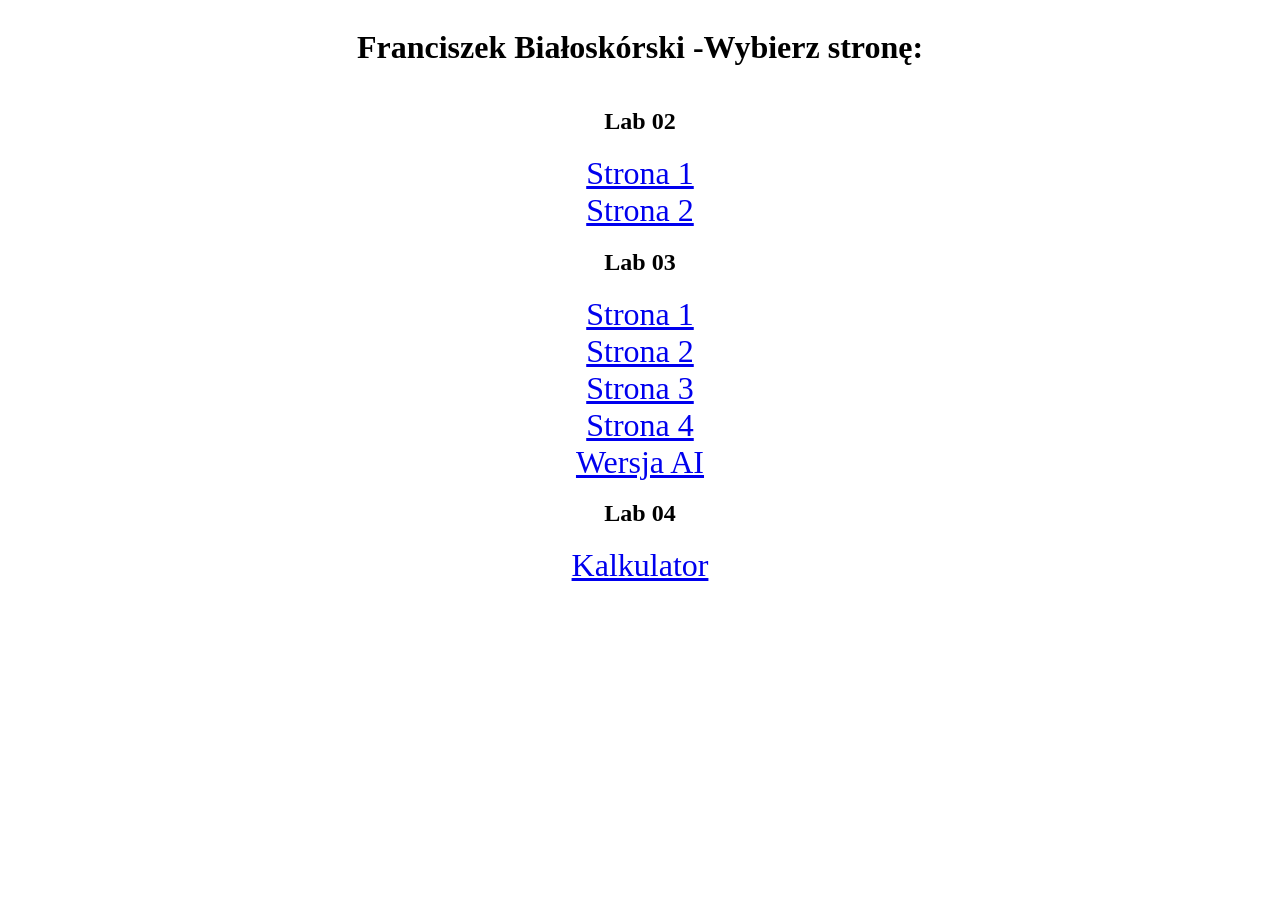
<file: index.html>
<!DOCTYPE html>
<html lang="en">

<head>
    <meta charset="UTF-8">
    <meta name="viewport" content="width=device-width, initial-scale=1.0">
    <title>Homepage</title>
    <link rel="stylesheet" href="styles.css">
</head>

<body>
    <div class="center">
        <h1>Franciszek Białoskórski -Wybierz stronę:</h1>
        <h2>Lab 02</h2>
        <a href="lab02/page1.html">Strona 1</a>
        <a href="lab02/page2.html">Strona 2</a>
        <h2>Lab 03</h2>
        <a href="lab03/page1.html">Strona 1</a>
        <a href="lab03/page2.html">Strona 2</a>
        <a href="lab03/page3.html">Strona 3</a>
        <a href="lab03/page4.html">Strona 4</a>
        <a href="lab03/lab03-ai/page1.html">Wersja AI</a>
        <h2>Lab 04</h2>
        <a href="lab04/page1.html">Kalkulator</a>
    </div>
</body>

</html>
</file>
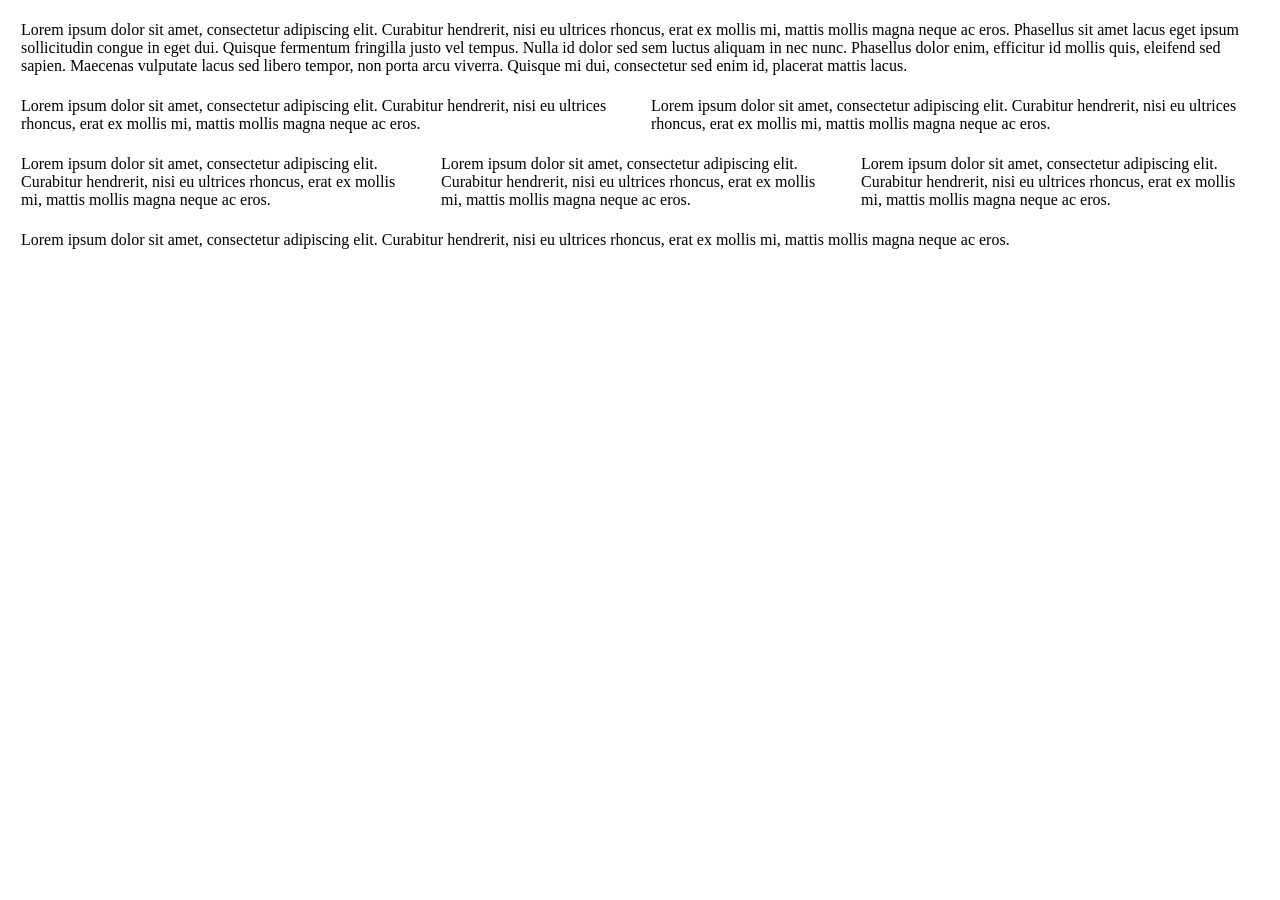
<file: page1.html>
<!DOCTYPE html>
<html lang="en">
<head>
    <meta charset="UTF-8">
    <meta name="viewport" content="width=device-width, initial-scale=1.0">
    <title>Tabela</title>
    <link rel="stylesheet" href="styles.css">
</head>
<body>
    <table>
        <tr>
            <td>Lorem ipsum dolor sit amet, consectetur adipiscing elit. Curabitur hendrerit, nisi eu ultrices rhoncus, erat ex mollis mi, mattis mollis magna neque ac eros. Phasellus sit amet lacus eget ipsum sollicitudin congue in eget dui. Quisque fermentum fringilla justo vel tempus. Nulla id dolor sed sem luctus aliquam in nec nunc. Phasellus dolor enim, efficitur id mollis quis, eleifend sed sapien. Maecenas vulputate lacus sed libero tempor, non porta arcu viverra. Quisque mi dui, consectetur sed enim id, placerat mattis lacus.</th>
        </tr>
        <tr>
            <td>Lorem ipsum dolor sit amet, consectetur adipiscing elit. Curabitur hendrerit, nisi eu ultrices rhoncus, erat ex mollis mi, mattis mollis magna neque ac eros. </td>
            <td>Lorem ipsum dolor sit amet, consectetur adipiscing elit. Curabitur hendrerit, nisi eu ultrices rhoncus, erat ex mollis mi, mattis mollis magna neque ac eros. </td>
        </tr>
        <tr>
            <td>Lorem ipsum dolor sit amet, consectetur adipiscing elit. Curabitur hendrerit, nisi eu ultrices rhoncus, erat ex mollis mi, mattis mollis magna neque ac eros. </td>
            <td>Lorem ipsum dolor sit amet, consectetur adipiscing elit. Curabitur hendrerit, nisi eu ultrices rhoncus, erat ex mollis mi, mattis mollis magna neque ac eros. </td>
            <td>Lorem ipsum dolor sit amet, consectetur adipiscing elit. Curabitur hendrerit, nisi eu ultrices rhoncus, erat ex mollis mi, mattis mollis magna neque ac eros. </td>
        </tr>
        <tr>
            <td>Lorem ipsum dolor sit amet, consectetur adipiscing elit. Curabitur hendrerit, nisi eu ultrices rhoncus, erat ex mollis mi, mattis mollis magna neque ac eros. </td>
        </tr>
</body>
</html>
</file>
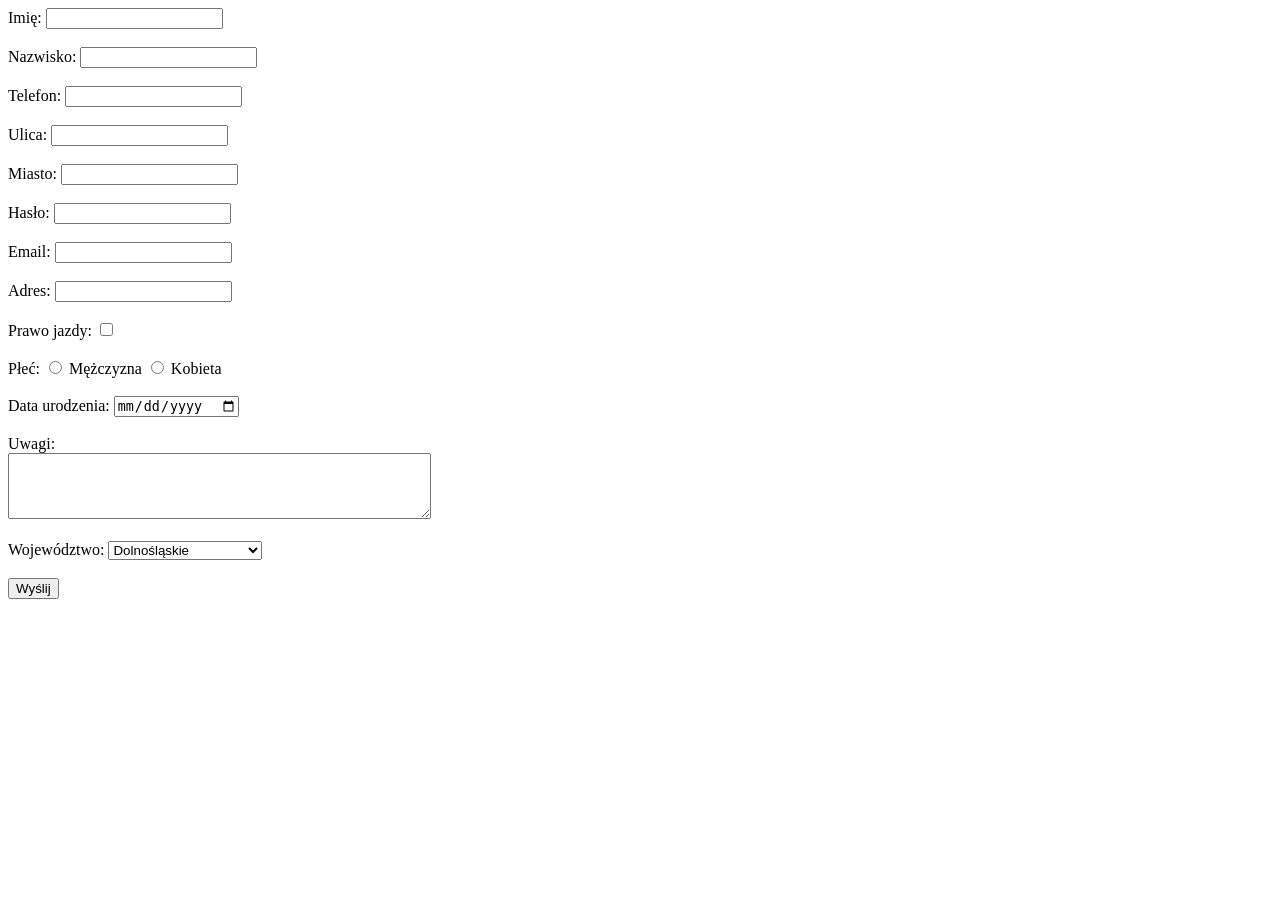
<file: page2.html>
<!DOCTYPE html>
<html lang="en">
<head>
    <meta charset="UTF-8">
    <meta name="viewport" content="width=device-width, initial-scale=1.0">
    <title>Formularz</title>
    <link rel="stylesheet" href="styles.css">
</head>
<body>
    <form action="" method="post">
        <label for="name">Imię:</label>
        <input type="text" id="name" name="name"><br><br>

        <label for="nazwisko">Nazwisko:</label>
        <input type="text" id="nazwisko" name="nazwisko"><br><br>

        <label for="telefon">Telefon:</label>
        <input type="tel" id="telefon" name="telefon"><br><br>

        <label for="ulica">Ulica:</label>
        <input type="text" id="ulica" name="ulica"><br><br>

        <label for="miasto">Miasto:</label>
        <input type="text" id="miasto" name="miasto"><br><br>

        <label for="password">Hasło:</label>
        <input type="password" id="password" name="password"><br><br>


        <label for="email">Email:</label>
        <input type="email" id="email" name="email"><br><br>

        <label for="adres">Adres:</label>
        <input type="text" id="adres" name="adres"><br><br>

        <label for="prawojazdy" >Prawo jazdy:</label>
        <input type="checkbox" id="prawojazdy" name="prawojazdy"><br><br>

        <label for="plec">Płeć:</label>
        <input type="radio" id="plec_m" name="plec" value="mężczyzna">
        <label for="plec_m">Mężczyzna</label>
        <input type="radio" id="plec_k" name="plec" value="kobieta">
        <label for="plec_k">Kobieta</label><br><br>

        <label for="dataurodzenia" >Data urodzenia:</label>
        <input type="date" id="dataurodzenia" name="dataurodzenia"><br><br>

        <label for="uwagi">Uwagi:</label><br>
        <textarea id="uwagi" name="uwagi" rows="4" cols="50"></textarea><br><br>

        <label for="wojewodztwo">Województwo:</label>

        <select id="wojewodztwo" name="wojewodztwo">
            <option value="dolnoslaskie">Dolnośląskie</option>
            <option value="kujawsko-pomorskie">Kujawsko-Pomorskie</option>
            <option value="lubelskie">Lubelskie</option>
            <option value="lubuskie">Lubuskie</option>
            <option value="lodzkie">Łódzkie</option>
            <option value="malopolskie">Małopolskie</option>
            <option value="mazowieckie">Mazowieckie</option>
            <option value="opolskie">Opolskie</option>
            <option value="podkarpackie">Podkarpackie</option>
            <option value="podlaskie">Podlaskie</option>
            <option value="pomorskie">Pomorskie</option>
            <option value="slaskie">Śląskie</option>
            <option value="swietokrzyskie">Świętokrzyskie</option>
            <option value="warminsko-mazurskie">Warmińsko-Mazurskie</option>
            <option value="wielkopolskie">Wielkopolskie</option>
            <option value="zachodniopomorskie">Zachodniopomorskie</option>
        </select><br><br>

        <input type="submit" value="Wyślij">
    </form>
</body>
</html>
</file>
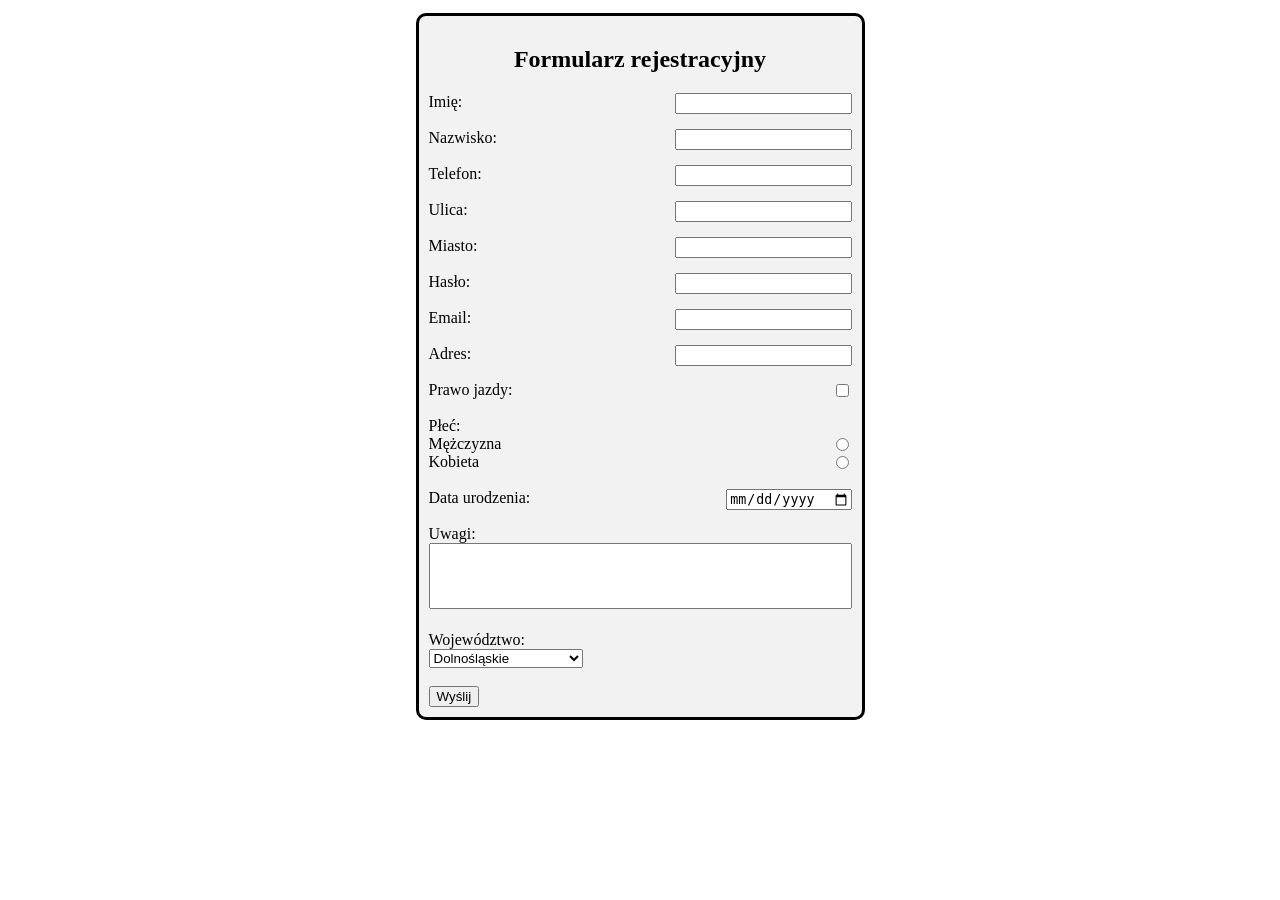
<file: lab03/page1.html>
<!DOCTYPE html>
<html lang="en">
<head>
    <meta charset="UTF-8">
    <meta name="viewport" content="width=device-width, initial-scale=1.0">
    <title>Document</title>
    <link rel="stylesheet" href="styles.css">
</head>
<body>
    <div class="center">
        <form action="" method="post">
        <h2>Formularz rejestracyjny</h1>
        <label for="name">Imię:</label>
        <input type="text" id="name" name="name"><br><br>

        <label for="nazwisko">Nazwisko:</label>
        <input type="text" id="nazwisko" name="nazwisko"><br><br>

        <label for="telefon">Telefon:</label>
        <input type="tel" id="telefon" name="telefon"><br><br>

        <label for="ulica">Ulica:</label>
        <input type="text" id="ulica" name="ulica"><br><br>

        <label for="miasto">Miasto:</label>
        <input type="text" id="miasto" name="miasto"><br><br>

        <label for="password">Hasło:</label>
        <input type="password" id="password" name="password"><br><br>


        <label for="email">Email:</label>
        <input type="email" id="email" name="email"><br><br>

        <label for="adres">Adres:</label>
        <input type="text" id="adres" name="adres"><br><br>

        <label for="prawojazdy" >Prawo jazdy:</label>
        <input type="checkbox" id="prawojazdy" name="prawojazdy"><br><br>

        <label for="plec">Płeć:</label>
        <input type="radio" id="plec_m" name="plec" value="mężczyzna">
        <label for="plec_m">Mężczyzna</label>
        <input type="radio" id="plec_k" name="plec" value="kobieta">
        <label for="plec_k">Kobieta</label><br><br>

        <label for="dataurodzenia" >Data urodzenia:</label>
        <input type="date" id="dataurodzenia" name="dataurodzenia"><br><br>

        <label for="uwagi">Uwagi:</label><br>
        <textarea id="uwagi" name="uwagi" rows="4" cols="50"></textarea><br><br>

        <label for="wojewodztwo">Województwo:</label>

        <select id="wojewodztwo" name="wojewodztwo">
            <option value="dolnoslaskie">Dolnośląskie</option>
            <option value="kujawsko-pomorskie">Kujawsko-Pomorskie</option>
            <option value="lubelskie">Lubelskie</option>
            <option value="lubuskie">Lubuskie</option>
            <option value="lodzkie">Łódzkie</option>
            <option value="malopolskie">Małopolskie</option>
            <option value="mazowieckie">Mazowieckie</option>
            <option value="opolskie">Opolskie</option>
            <option value="podkarpackie">Podkarpackie</option>
            <option value="podlaskie">Podlaskie</option>
            <option value="pomorskie">Pomorskie</option>
            <option value="slaskie">Śląskie</option>
            <option value="swietokrzyskie">Świętokrzyskie</option>
            <option value="warminsko-mazurskie">Warmińsko-Mazurskie</option>
            <option value="wielkopolskie">Wielkopolskie</option>
            <option value="zachodniopomorskie">Zachodniopomorskie</option>
        </select><br><br>

        <input class="submit" type="submit" value="Wyślij">
    </form>
    </div>
    
</body>
</html>
</file>
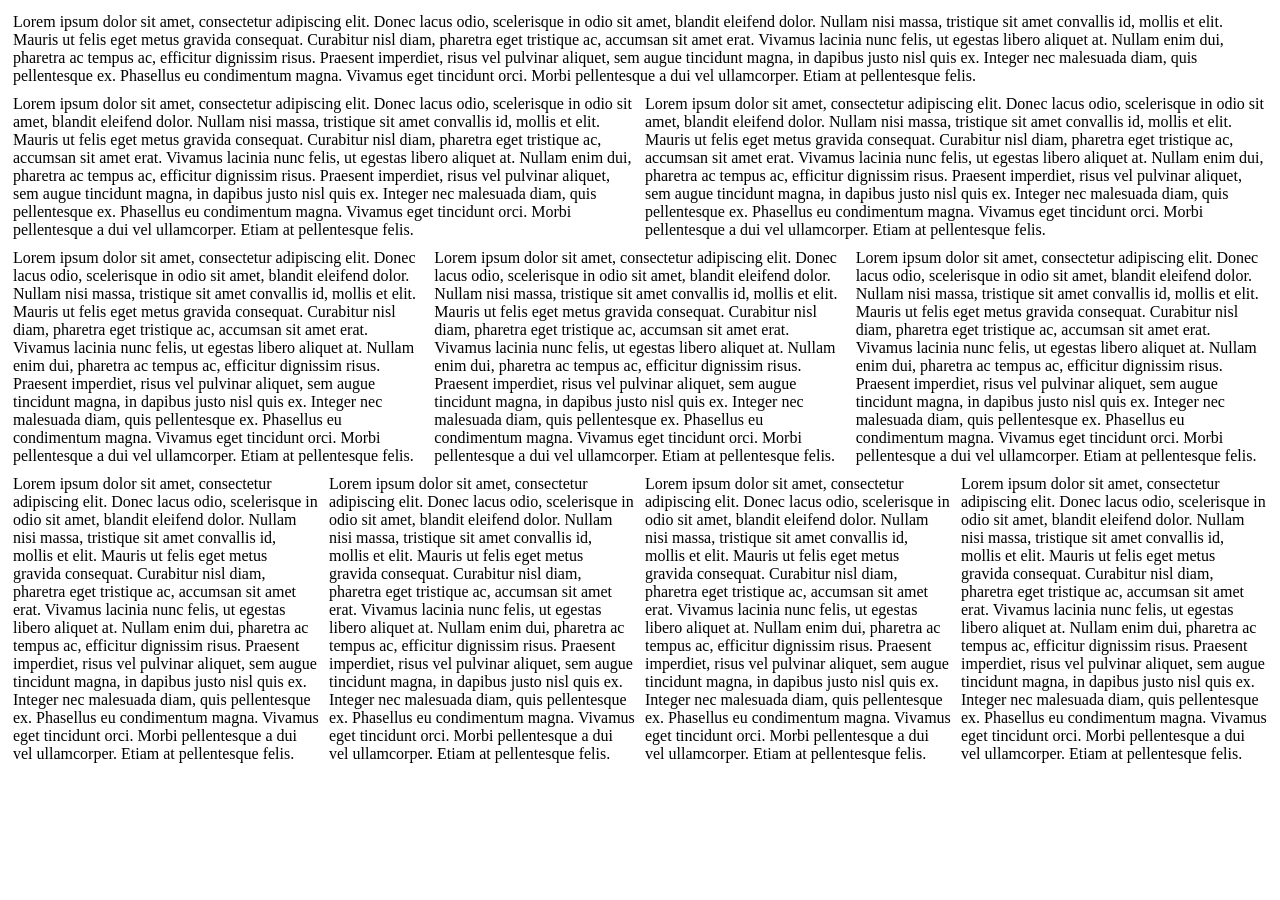
<file: lab03/page2.html>
<!DOCTYPE html>
<html lang="en">
<head>
    <meta charset="UTF-8">
    <meta name="viewport" content="width=device-width, initial-scale=1.0">
    <title>Document</title>
    <link rel="stylesheet" href="styles.css">
</head>
<body>
    <div class="row">
        <p>Lorem ipsum dolor sit amet, consectetur adipiscing elit. Donec lacus odio, scelerisque in odio sit amet, blandit eleifend dolor. Nullam nisi massa, tristique sit amet convallis id, mollis et elit. Mauris ut felis eget metus gravida consequat. Curabitur nisl diam, pharetra eget tristique ac, accumsan sit amet erat. Vivamus lacinia nunc felis, ut egestas libero aliquet at. Nullam enim dui, pharetra ac tempus ac, efficitur dignissim risus. Praesent imperdiet, risus vel pulvinar aliquet, sem augue tincidunt magna, in dapibus justo nisl quis ex. Integer nec malesuada diam, quis pellentesque ex. Phasellus eu condimentum magna. Vivamus eget tincidunt orci. Morbi pellentesque a dui vel ullamcorper. Etiam at pellentesque felis.</p>
    </div>
    <div class="row">
        <p>Lorem ipsum dolor sit amet, consectetur adipiscing elit. Donec lacus odio, scelerisque in odio sit amet, blandit eleifend dolor. Nullam nisi massa, tristique sit amet convallis id, mollis et elit. Mauris ut felis eget metus gravida consequat. Curabitur nisl diam, pharetra eget tristique ac, accumsan sit amet erat. Vivamus lacinia nunc felis, ut egestas libero aliquet at. Nullam enim dui, pharetra ac tempus ac, efficitur dignissim risus. Praesent imperdiet, risus vel pulvinar aliquet, sem augue tincidunt magna, in dapibus justo nisl quis ex. Integer nec malesuada diam, quis pellentesque ex. Phasellus eu condimentum magna. Vivamus eget tincidunt orci. Morbi pellentesque a dui vel ullamcorper. Etiam at pellentesque felis.</p>
        <p>Lorem ipsum dolor sit amet, consectetur adipiscing elit. Donec lacus odio, scelerisque in odio sit amet, blandit eleifend dolor. Nullam nisi massa, tristique sit amet convallis id, mollis et elit. Mauris ut felis eget metus gravida consequat. Curabitur nisl diam, pharetra eget tristique ac, accumsan sit amet erat. Vivamus lacinia nunc felis, ut egestas libero aliquet at. Nullam enim dui, pharetra ac tempus ac, efficitur dignissim risus. Praesent imperdiet, risus vel pulvinar aliquet, sem augue tincidunt magna, in dapibus justo nisl quis ex. Integer nec malesuada diam, quis pellentesque ex. Phasellus eu condimentum magna. Vivamus eget tincidunt orci. Morbi pellentesque a dui vel ullamcorper. Etiam at pellentesque felis.</p>
    </div>
    <div class="row">
        <p>Lorem ipsum dolor sit amet, consectetur adipiscing elit. Donec lacus odio, scelerisque in odio sit amet, blandit eleifend dolor. Nullam nisi massa, tristique sit amet convallis id, mollis et elit. Mauris ut felis eget metus gravida consequat. Curabitur nisl diam, pharetra eget tristique ac, accumsan sit amet erat. Vivamus lacinia nunc felis, ut egestas libero aliquet at. Nullam enim dui, pharetra ac tempus ac, efficitur dignissim risus. Praesent imperdiet, risus vel pulvinar aliquet, sem augue tincidunt magna, in dapibus justo nisl quis ex. Integer nec malesuada diam, quis pellentesque ex. Phasellus eu condimentum magna. Vivamus eget tincidunt orci. Morbi pellentesque a dui vel ullamcorper. Etiam at pellentesque felis.</p>
        <p>Lorem ipsum dolor sit amet, consectetur adipiscing elit. Donec lacus odio, scelerisque in odio sit amet, blandit eleifend dolor. Nullam nisi massa, tristique sit amet convallis id, mollis et elit. Mauris ut felis eget metus gravida consequat. Curabitur nisl diam, pharetra eget tristique ac, accumsan sit amet erat. Vivamus lacinia nunc felis, ut egestas libero aliquet at. Nullam enim dui, pharetra ac tempus ac, efficitur dignissim risus. Praesent imperdiet, risus vel pulvinar aliquet, sem augue tincidunt magna, in dapibus justo nisl quis ex. Integer nec malesuada diam, quis pellentesque ex. Phasellus eu condimentum magna. Vivamus eget tincidunt orci. Morbi pellentesque a dui vel ullamcorper. Etiam at pellentesque felis.</p>
        <p>Lorem ipsum dolor sit amet, consectetur adipiscing elit. Donec lacus odio, scelerisque in odio sit amet, blandit eleifend dolor. Nullam nisi massa, tristique sit amet convallis id, mollis et elit. Mauris ut felis eget metus gravida consequat. Curabitur nisl diam, pharetra eget tristique ac, accumsan sit amet erat. Vivamus lacinia nunc felis, ut egestas libero aliquet at. Nullam enim dui, pharetra ac tempus ac, efficitur dignissim risus. Praesent imperdiet, risus vel pulvinar aliquet, sem augue tincidunt magna, in dapibus justo nisl quis ex. Integer nec malesuada diam, quis pellentesque ex. Phasellus eu condimentum magna. Vivamus eget tincidunt orci. Morbi pellentesque a dui vel ullamcorper. Etiam at pellentesque felis.</p>
    </div>
    <div class="row">
        <p>Lorem ipsum dolor sit amet, consectetur adipiscing elit. Donec lacus odio, scelerisque in odio sit amet, blandit eleifend dolor. Nullam nisi massa, tristique sit amet convallis id, mollis et elit. Mauris ut felis eget metus gravida consequat. Curabitur nisl diam, pharetra eget tristique ac, accumsan sit amet erat. Vivamus lacinia nunc felis, ut egestas libero aliquet at. Nullam enim dui, pharetra ac tempus ac, efficitur dignissim risus. Praesent imperdiet, risus vel pulvinar aliquet, sem augue tincidunt magna, in dapibus justo nisl quis ex. Integer nec malesuada diam, quis pellentesque ex. Phasellus eu condimentum magna. Vivamus eget tincidunt orci. Morbi pellentesque a dui vel ullamcorper. Etiam at pellentesque felis.</p>
        <p>Lorem ipsum dolor sit amet, consectetur adipiscing elit. Donec lacus odio, scelerisque in odio sit amet, blandit eleifend dolor. Nullam nisi massa, tristique sit amet convallis id, mollis et elit. Mauris ut felis eget metus gravida consequat. Curabitur nisl diam, pharetra eget tristique ac, accumsan sit amet erat. Vivamus lacinia nunc felis, ut egestas libero aliquet at. Nullam enim dui, pharetra ac tempus ac, efficitur dignissim risus. Praesent imperdiet, risus vel pulvinar aliquet, sem augue tincidunt magna, in dapibus justo nisl quis ex. Integer nec malesuada diam, quis pellentesque ex. Phasellus eu condimentum magna. Vivamus eget tincidunt orci. Morbi pellentesque a dui vel ullamcorper. Etiam at pellentesque felis.</p>
        <p>Lorem ipsum dolor sit amet, consectetur adipiscing elit. Donec lacus odio, scelerisque in odio sit amet, blandit eleifend dolor. Nullam nisi massa, tristique sit amet convallis id, mollis et elit. Mauris ut felis eget metus gravida consequat. Curabitur nisl diam, pharetra eget tristique ac, accumsan sit amet erat. Vivamus lacinia nunc felis, ut egestas libero aliquet at. Nullam enim dui, pharetra ac tempus ac, efficitur dignissim risus. Praesent imperdiet, risus vel pulvinar aliquet, sem augue tincidunt magna, in dapibus justo nisl quis ex. Integer nec malesuada diam, quis pellentesque ex. Phasellus eu condimentum magna. Vivamus eget tincidunt orci. Morbi pellentesque a dui vel ullamcorper. Etiam at pellentesque felis.</p>
        <p>Lorem ipsum dolor sit amet, consectetur adipiscing elit. Donec lacus odio, scelerisque in odio sit amet, blandit eleifend dolor. Nullam nisi massa, tristique sit amet convallis id, mollis et elit. Mauris ut felis eget metus gravida consequat. Curabitur nisl diam, pharetra eget tristique ac, accumsan sit amet erat. Vivamus lacinia nunc felis, ut egestas libero aliquet at. Nullam enim dui, pharetra ac tempus ac, efficitur dignissim risus. Praesent imperdiet, risus vel pulvinar aliquet, sem augue tincidunt magna, in dapibus justo nisl quis ex. Integer nec malesuada diam, quis pellentesque ex. Phasellus eu condimentum magna. Vivamus eget tincidunt orci. Morbi pellentesque a dui vel ullamcorper. Etiam at pellentesque felis.</p>
    </div>
</body>
</html>
</file>
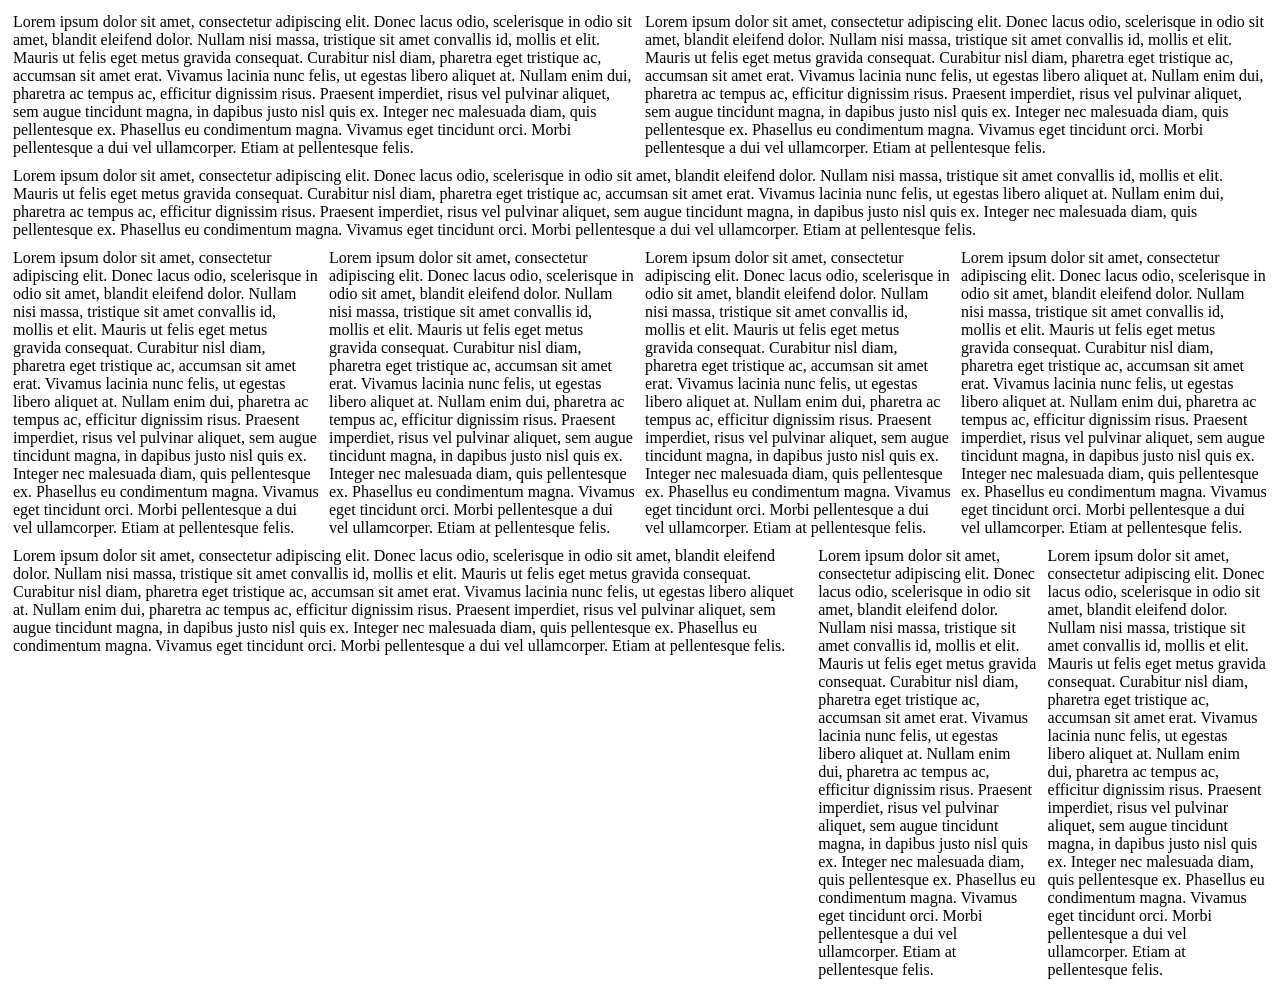
<file: lab03/page3.html>
<!DOCTYPE html>
<html lang="en">
<head>
    <meta charset="UTF-8">
    <meta name="viewport" content="width=device-width, initial-scale=1.0">
    <title>Document</title>
    <link rel="stylesheet" href="styles.css">
</head>
<body>
    <div class="row">
        <p>Lorem ipsum dolor sit amet, consectetur adipiscing elit. Donec lacus odio, scelerisque in odio sit amet, blandit eleifend dolor. Nullam nisi massa, tristique sit amet convallis id, mollis et elit. Mauris ut felis eget metus gravida consequat. Curabitur nisl diam, pharetra eget tristique ac, accumsan sit amet erat. Vivamus lacinia nunc felis, ut egestas libero aliquet at. Nullam enim dui, pharetra ac tempus ac, efficitur dignissim risus. Praesent imperdiet, risus vel pulvinar aliquet, sem augue tincidunt magna, in dapibus justo nisl quis ex. Integer nec malesuada diam, quis pellentesque ex. Phasellus eu condimentum magna. Vivamus eget tincidunt orci. Morbi pellentesque a dui vel ullamcorper. Etiam at pellentesque felis.</p>
        <p>Lorem ipsum dolor sit amet, consectetur adipiscing elit. Donec lacus odio, scelerisque in odio sit amet, blandit eleifend dolor. Nullam nisi massa, tristique sit amet convallis id, mollis et elit. Mauris ut felis eget metus gravida consequat. Curabitur nisl diam, pharetra eget tristique ac, accumsan sit amet erat. Vivamus lacinia nunc felis, ut egestas libero aliquet at. Nullam enim dui, pharetra ac tempus ac, efficitur dignissim risus. Praesent imperdiet, risus vel pulvinar aliquet, sem augue tincidunt magna, in dapibus justo nisl quis ex. Integer nec malesuada diam, quis pellentesque ex. Phasellus eu condimentum magna. Vivamus eget tincidunt orci. Morbi pellentesque a dui vel ullamcorper. Etiam at pellentesque felis.</p>

    </div>
    <div class="row">
        <p>Lorem ipsum dolor sit amet, consectetur adipiscing elit. Donec lacus odio, scelerisque in odio sit amet, blandit eleifend dolor. Nullam nisi massa, tristique sit amet convallis id, mollis et elit. Mauris ut felis eget metus gravida consequat. Curabitur nisl diam, pharetra eget tristique ac, accumsan sit amet erat. Vivamus lacinia nunc felis, ut egestas libero aliquet at. Nullam enim dui, pharetra ac tempus ac, efficitur dignissim risus. Praesent imperdiet, risus vel pulvinar aliquet, sem augue tincidunt magna, in dapibus justo nisl quis ex. Integer nec malesuada diam, quis pellentesque ex. Phasellus eu condimentum magna. Vivamus eget tincidunt orci. Morbi pellentesque a dui vel ullamcorper. Etiam at pellentesque felis.</p>
    </div>
    <div class="row">
        <p>Lorem ipsum dolor sit amet, consectetur adipiscing elit. Donec lacus odio, scelerisque in odio sit amet, blandit eleifend dolor. Nullam nisi massa, tristique sit amet convallis id, mollis et elit. Mauris ut felis eget metus gravida consequat. Curabitur nisl diam, pharetra eget tristique ac, accumsan sit amet erat. Vivamus lacinia nunc felis, ut egestas libero aliquet at. Nullam enim dui, pharetra ac tempus ac, efficitur dignissim risus. Praesent imperdiet, risus vel pulvinar aliquet, sem augue tincidunt magna, in dapibus justo nisl quis ex. Integer nec malesuada diam, quis pellentesque ex. Phasellus eu condimentum magna. Vivamus eget tincidunt orci. Morbi pellentesque a dui vel ullamcorper. Etiam at pellentesque felis.</p>
        <p>Lorem ipsum dolor sit amet, consectetur adipiscing elit. Donec lacus odio, scelerisque in odio sit amet, blandit eleifend dolor. Nullam nisi massa, tristique sit amet convallis id, mollis et elit. Mauris ut felis eget metus gravida consequat. Curabitur nisl diam, pharetra eget tristique ac, accumsan sit amet erat. Vivamus lacinia nunc felis, ut egestas libero aliquet at. Nullam enim dui, pharetra ac tempus ac, efficitur dignissim risus. Praesent imperdiet, risus vel pulvinar aliquet, sem augue tincidunt magna, in dapibus justo nisl quis ex. Integer nec malesuada diam, quis pellentesque ex. Phasellus eu condimentum magna. Vivamus eget tincidunt orci. Morbi pellentesque a dui vel ullamcorper. Etiam at pellentesque felis.</p>
        <p>Lorem ipsum dolor sit amet, consectetur adipiscing elit. Donec lacus odio, scelerisque in odio sit amet, blandit eleifend dolor. Nullam nisi massa, tristique sit amet convallis id, mollis et elit. Mauris ut felis eget metus gravida consequat. Curabitur nisl diam, pharetra eget tristique ac, accumsan sit amet erat. Vivamus lacinia nunc felis, ut egestas libero aliquet at. Nullam enim dui, pharetra ac tempus ac, efficitur dignissim risus. Praesent imperdiet, risus vel pulvinar aliquet, sem augue tincidunt magna, in dapibus justo nisl quis ex. Integer nec malesuada diam, quis pellentesque ex. Phasellus eu condimentum magna. Vivamus eget tincidunt orci. Morbi pellentesque a dui vel ullamcorper. Etiam at pellentesque felis.</p>
        <p>Lorem ipsum dolor sit amet, consectetur adipiscing elit. Donec lacus odio, scelerisque in odio sit amet, blandit eleifend dolor. Nullam nisi massa, tristique sit amet convallis id, mollis et elit. Mauris ut felis eget metus gravida consequat. Curabitur nisl diam, pharetra eget tristique ac, accumsan sit amet erat. Vivamus lacinia nunc felis, ut egestas libero aliquet at. Nullam enim dui, pharetra ac tempus ac, efficitur dignissim risus. Praesent imperdiet, risus vel pulvinar aliquet, sem augue tincidunt magna, in dapibus justo nisl quis ex. Integer nec malesuada diam, quis pellentesque ex. Phasellus eu condimentum magna. Vivamus eget tincidunt orci. Morbi pellentesque a dui vel ullamcorper. Etiam at pellentesque felis.</p>

    </div>
    <div class="row">
        <p>Lorem ipsum dolor sit amet, consectetur adipiscing elit. Donec lacus odio, scelerisque in odio sit amet, blandit eleifend dolor. Nullam nisi massa, tristique sit amet convallis id, mollis et elit. Mauris ut felis eget metus gravida consequat. Curabitur nisl diam, pharetra eget tristique ac, accumsan sit amet erat. Vivamus lacinia nunc felis, ut egestas libero aliquet at. Nullam enim dui, pharetra ac tempus ac, efficitur dignissim risus. Praesent imperdiet, risus vel pulvinar aliquet, sem augue tincidunt magna, in dapibus justo nisl quis ex. Integer nec malesuada diam, quis pellentesque ex. Phasellus eu condimentum magna. Vivamus eget tincidunt orci. Morbi pellentesque a dui vel ullamcorper. Etiam at pellentesque felis.</p>
        <p style="width:100%">Lorem ipsum dolor sit amet, consectetur adipiscing elit. Donec lacus odio, scelerisque in odio sit amet, blandit eleifend dolor. Nullam nisi massa, tristique sit amet convallis id, mollis et elit. Mauris ut felis eget metus gravida consequat. Curabitur nisl diam, pharetra eget tristique ac, accumsan sit amet erat. Vivamus lacinia nunc felis, ut egestas libero aliquet at. Nullam enim dui, pharetra ac tempus ac, efficitur dignissim risus. Praesent imperdiet, risus vel pulvinar aliquet, sem augue tincidunt magna, in dapibus justo nisl quis ex. Integer nec malesuada diam, quis pellentesque ex. Phasellus eu condimentum magna. Vivamus eget tincidunt orci. Morbi pellentesque a dui vel ullamcorper. Etiam at pellentesque felis.</p>
        <p style="width:100%">Lorem ipsum dolor sit amet, consectetur adipiscing elit. Donec lacus odio, scelerisque in odio sit amet, blandit eleifend dolor. Nullam nisi massa, tristique sit amet convallis id, mollis et elit. Mauris ut felis eget metus gravida consequat. Curabitur nisl diam, pharetra eget tristique ac, accumsan sit amet erat. Vivamus lacinia nunc felis, ut egestas libero aliquet at. Nullam enim dui, pharetra ac tempus ac, efficitur dignissim risus. Praesent imperdiet, risus vel pulvinar aliquet, sem augue tincidunt magna, in dapibus justo nisl quis ex. Integer nec malesuada diam, quis pellentesque ex. Phasellus eu condimentum magna. Vivamus eget tincidunt orci. Morbi pellentesque a dui vel ullamcorper. Etiam at pellentesque felis.</p>

    </div>
</body>
</html>
</file>
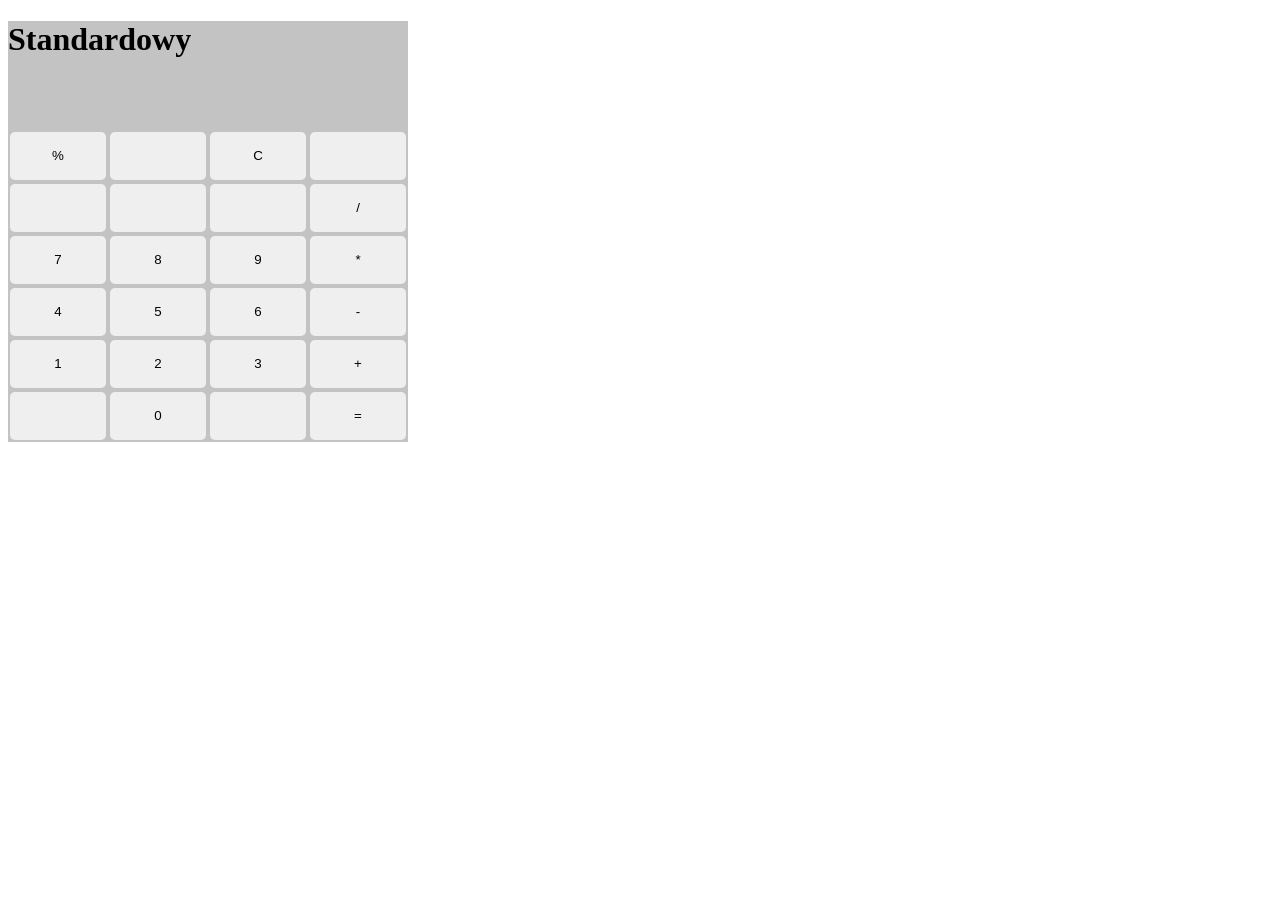
<file: lab04/page1.html>
<!DOCTYPE html>
<html lang="en">
<head>
    <meta charset="UTF-8">
    <meta name="viewport" content="width=device-width, initial-scale=1.0">
    <title>Kalkulator</title>
    <link rel="stylesheet" href="styles.css">
    <script src="scripts.js" defer></script>
</head>
<body>
    <div class="container">
        <div class="kalkulator">
            <div class="name">
                <h1>Standardowy</h1>
            </div>
            <div class="history">

            </div>
            <div class="display" id="display">

            </div>
            <div class="buttons">
                <button onclick="setActive('%')">%</button>
                <button></button>
                <button onclick="setActive('C')">C</button>
                <button></button>
                <button></button>
                <button></button>
                <button></button>
                <button onclick="setActive('/')">/</button>
                <button onclick="Join(7)">7</button>
                <button onclick="Join(8)">8</button>
                <button onclick="Join(9)">9</button>
                <button onclick="setActive('*')">*</button>
                <button onclick="Join(4)">4</button>
                <button onclick="Join(5)">5</button>
                <button onclick="Join(6)">6</button>
                <button onclick="setActive('-')">-</button>
                <button onclick="Join(1)">1</button>
                <button onclick="Join(2)">2</button>
                <button onclick="Join(3)">3</button>
                <button onclick="setActive('+')">+</button>
                <button></button>
                <button onclick="Join(0)">0</button>
                <button></button>
                <button onclick="setActive('=')">=</button>
            </div>
        </div> 
    </div>
</body>
</html>
</file>
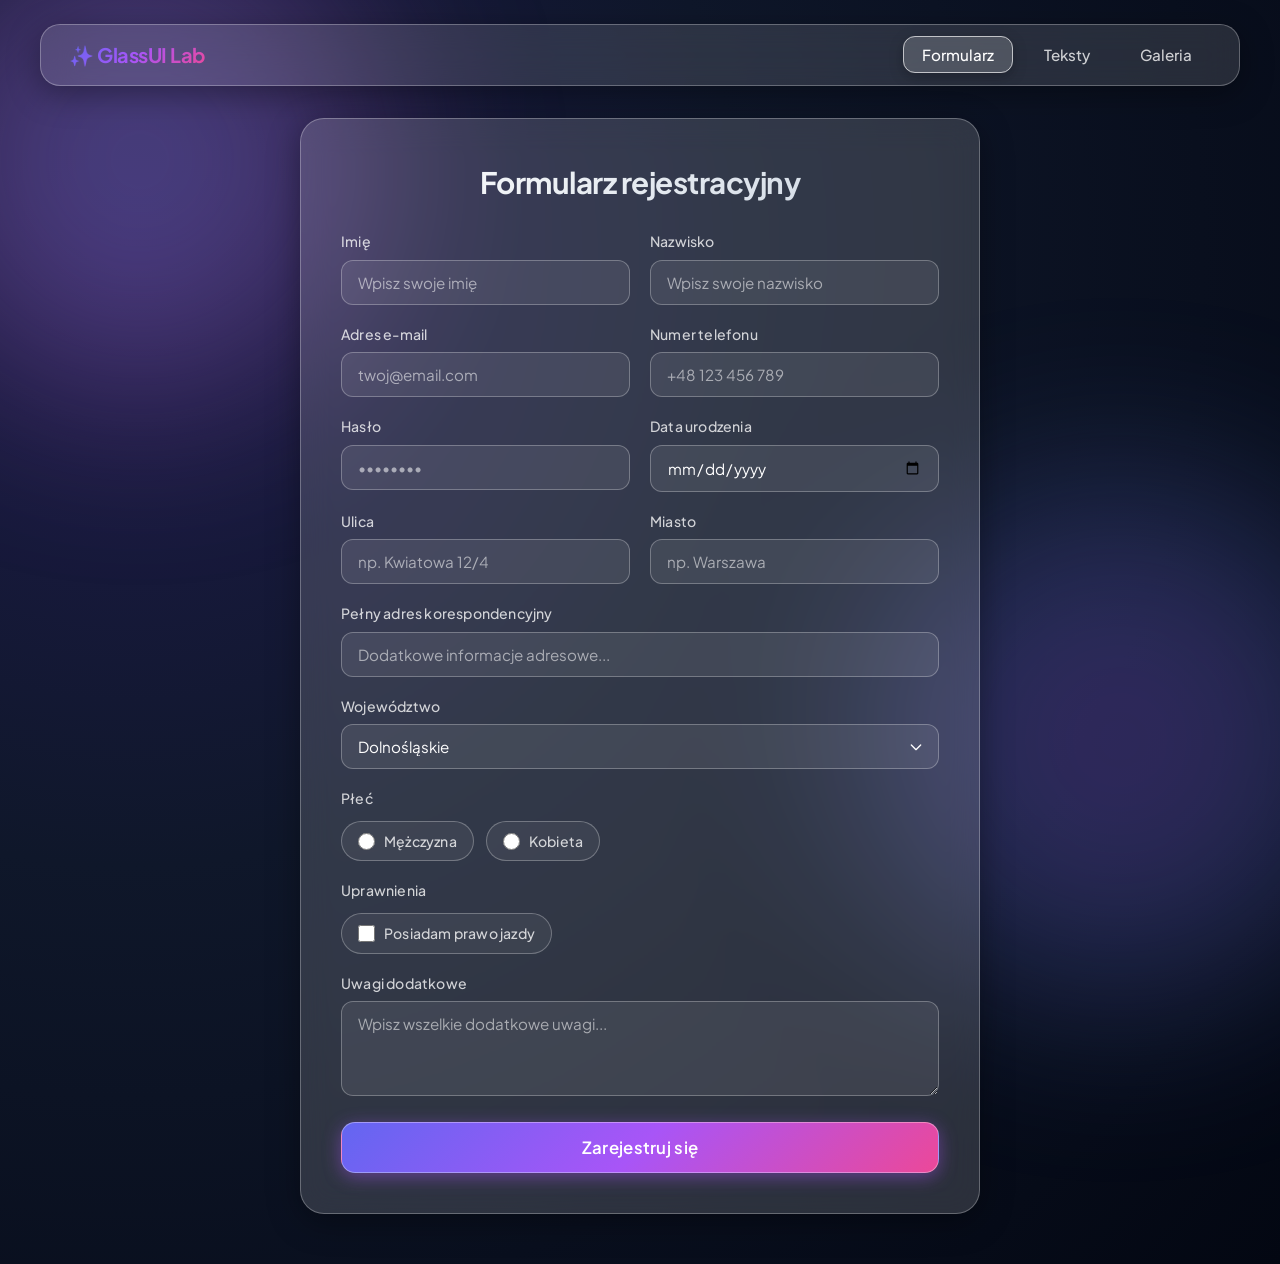
<file: lab03/lab03-ai/page1.html>
<!DOCTYPE html>
<html lang="pl">
<head>
    <meta charset="UTF-8">
    <meta name="viewport" content="width=device-width, initial-scale=1.0">
    <title>Formularz Rejestracyjny - Glassmorphism</title>
    <link rel="stylesheet" href="styles.css">
</head>
<body>
    <header>
        <nav class="navbar">
            <span class="nav-brand">✨ GlassUI Lab</span>
            <ul class="nav-links">
                <li><a href="page1.html" class="active">Formularz</a></li>
                <li><a href="page2.html">Teksty</a></li>
                <li><a href="page3.html">Galeria</a></li>
            </ul>
        </nav>
    </header>

    <main class="center">
        <div class="glass-form-card">
            <h2>Formularz rejestracyjny</h2>
            
            <form action="" method="post">
                <div class="form-grid">
                    <div class="form-group">
                        <label for="name">Imię</label>
                        <input type="text" id="name" name="name" class="glass-input" placeholder="Wpisz swoje imię">
                    </div>

                    <div class="form-group">
                        <label for="nazwisko">Nazwisko</label>
                        <input type="text" id="nazwisko" name="nazwisko" class="glass-input" placeholder="Wpisz swoje nazwisko">
                    </div>

                    <div class="form-group">
                        <label for="email">Adres e-mail</label>
                        <input type="email" id="email" name="email" class="glass-input" placeholder="twoj@email.com">
                    </div>

                    <div class="form-group">
                        <label for="telefon">Numer telefonu</label>
                        <input type="tel" id="telefon" name="telefon" class="glass-input" placeholder="+48 123 456 789">
                    </div>

                    <div class="form-group">
                        <label for="password">Hasło</label>
                        <input type="password" id="password" name="password" class="glass-input" placeholder="••••••••">
                    </div>

                    <div class="form-group">
                        <label for="dataurodzenia">Data urodzenia</label>
                        <input type="date" id="dataurodzenia" name="dataurodzenia" class="glass-input">
                    </div>

                    <div class="form-group">
                        <label for="ulica">Ulica</label>
                        <input type="text" id="ulica" name="ulica" class="glass-input" placeholder="np. Kwiatowa 12/4">
                    </div>

                    <div class="form-group">
                        <label for="miasto">Miasto</label>
                        <input type="text" id="miasto" name="miasto" class="glass-input" placeholder="np. Warszawa">
                    </div>

                    <div class="form-group full-width">
                        <label for="adres">Pełny adres korespondencyjny</label>
                        <input type="text" id="adres" name="adres" class="glass-input" placeholder="Dodatkowe informacje adresowe...">
                    </div>

                    <div class="form-group full-width">
                        <label for="wojewodztwo">Województwo</label>
                        <select id="wojewodztwo" name="wojewodztwo" class="glass-select">
                            <option value="dolnoslaskie">Dolnośląskie</option>
                            <option value="kujawsko-pomorskie">Kujawsko-Pomorskie</option>
                            <option value="lubelskie">Lubelskie</option>
                            <option value="lubuskie">Lubuskie</option>
                            <option value="lodzkie">Łódzkie</option>
                            <option value="malopolskie">Małopolskie</option>
                            <option value="mazowieckie">Mazowieckie</option>
                            <option value="opolskie">Opolskie</option>
                            <option value="podkarpackie">Podkarpackie</option>
                            <option value="podlaskie">Podlaskie</option>
                            <option value="pomorskie">Pomorskie</option>
                            <option value="slaskie">Śląskie</option>
                            <option value="swietokrzyskie">Świętokrzyskie</option>
                            <option value="warminsko-mazurskie">Warmińsko-Mazurskie</option>
                            <option value="wielkopolskie">Wielkopolskie</option>
                            <option value="zachodniopomorskie">Zachodniopomorskie</option>
                        </select>
                    </div>

                    <div class="form-group full-width">
                        <label>Płeć</label>
                        <div class="choice-row">
                            <label class="radio-pill" for="plec_m">
                                <input type="radio" id="plec_m" name="plec" value="mężczyzna">
                                <span>Mężczyzna</span>
                            </label>
                            <label class="radio-pill" for="plec_k">
                                <input type="radio" id="plec_k" name="plec" value="kobieta">
                                <span>Kobieta</span>
                            </label>
                        </div>
                    </div>

                    <div class="form-group full-width">
                        <label>Uprawnienia</label>
                        <div class="choice-row">
                            <label class="checkbox-pill" for="prawojazdy">
                                <input type="checkbox" id="prawojazdy" name="prawojazdy">
                                <span>Posiadam prawo jazdy</span>
                            </label>
                        </div>
                    </div>

                    <div class="form-group full-width">
                        <label for="uwagi">Uwagi dodatkowe</label>
                        <textarea id="uwagi" name="uwagi" rows="3" class="glass-textarea" placeholder="Wpisz wszelkie dodatkowe uwagi..."></textarea>
                    </div>
                </div>

                <button class="glass-btn" type="submit">Zarejestruj się</button>
            </form>
        </div>
    </main>
</body>
</html>
</file>
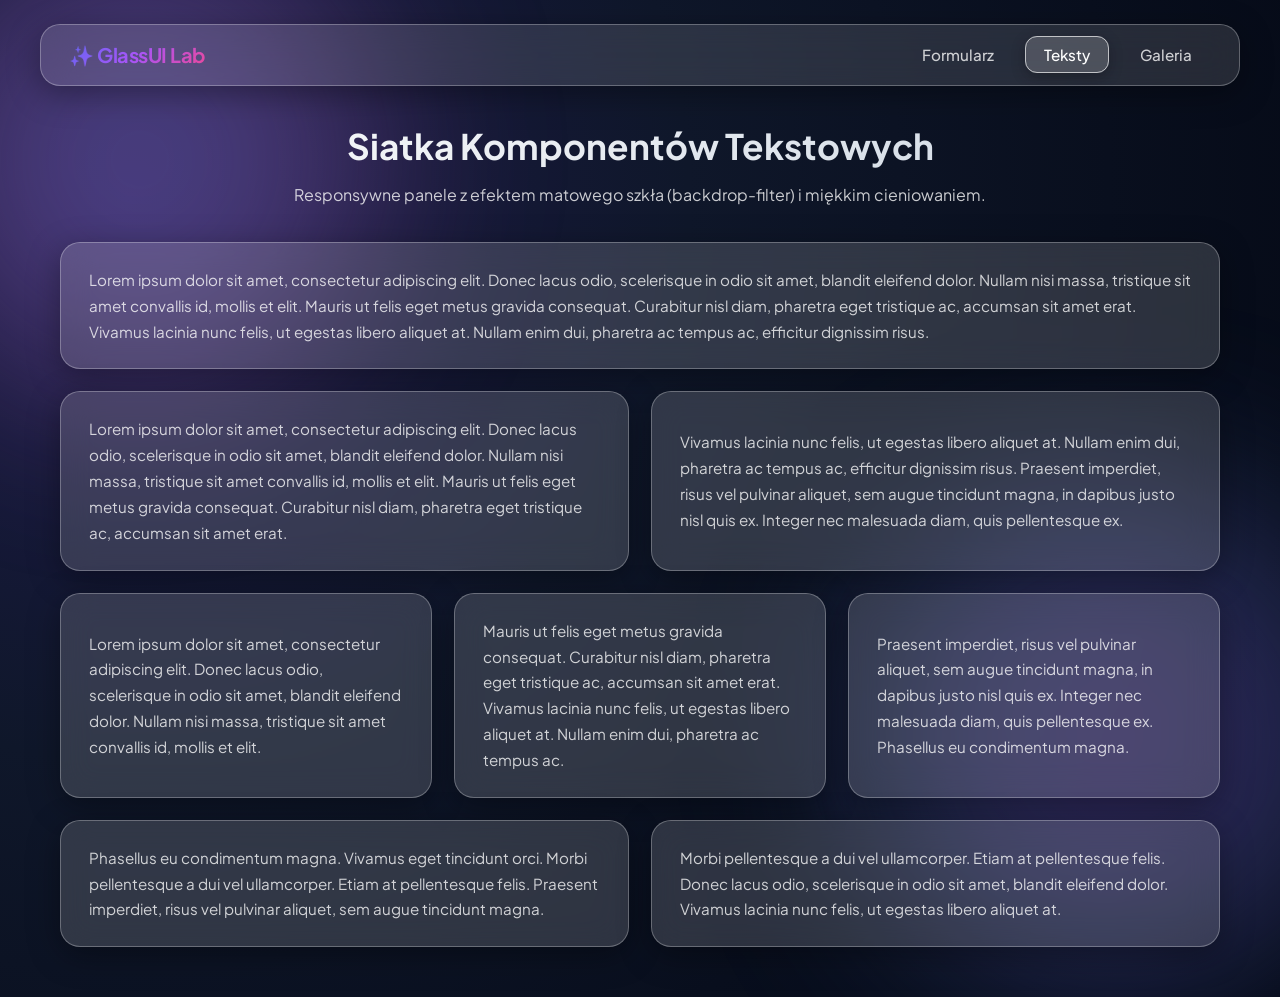
<file: lab03/lab03-ai/page2.html>
<!DOCTYPE html>
<html lang="pl">
<head>
    <meta charset="UTF-8">
    <meta name="viewport" content="width=device-width, initial-scale=1.0">
    <title>Układ Treści - Glassmorphism</title>
    <link rel="stylesheet" href="styles.css">
</head>
<body>
    <header>
        <nav class="navbar">
            <span class="nav-brand">✨ GlassUI Lab</span>
            <ul class="nav-links">
                <li><a href="page1.html">Formularz</a></li>
                <li><a href="page2.html" class="active">Teksty</a></li>
                <li><a href="page3.html">Galeria</a></li>
            </ul>
        </nav>
    </header>

    <main class="container">
        <header class="page-header">
            <h1>Siatka Komponentów Tekstowych</h1>
            <p>Responsywne panele z efektem matowego szkła (backdrop-filter) i miękkim cieniowaniem.</p>
        </header>

        <!-- Wiersz 1 kolumna -->
        <div class="row">
            <div class="glass-card">
                <p>Lorem ipsum dolor sit amet, consectetur adipiscing elit. Donec lacus odio, scelerisque in odio sit amet, blandit eleifend dolor. Nullam nisi massa, tristique sit amet convallis id, mollis et elit. Mauris ut felis eget metus gravida consequat. Curabitur nisl diam, pharetra eget tristique ac, accumsan sit amet erat. Vivamus lacinia nunc felis, ut egestas libero aliquet at. Nullam enim dui, pharetra ac tempus ac, efficitur dignissim risus.</p>
            </div>
        </div>

        <!-- Wiersz 2 kolumny -->
        <div class="row">
            <div class="glass-card">
                <p>Lorem ipsum dolor sit amet, consectetur adipiscing elit. Donec lacus odio, scelerisque in odio sit amet, blandit eleifend dolor. Nullam nisi massa, tristique sit amet convallis id, mollis et elit. Mauris ut felis eget metus gravida consequat. Curabitur nisl diam, pharetra eget tristique ac, accumsan sit amet erat.</p>
            </div>
            <div class="glass-card">
                <p>Vivamus lacinia nunc felis, ut egestas libero aliquet at. Nullam enim dui, pharetra ac tempus ac, efficitur dignissim risus. Praesent imperdiet, risus vel pulvinar aliquet, sem augue tincidunt magna, in dapibus justo nisl quis ex. Integer nec malesuada diam, quis pellentesque ex.</p>
            </div>
        </div>

        <!-- Wiersz 3 kolumny -->
        <div class="row">
            <div class="glass-card">
                <p>Lorem ipsum dolor sit amet, consectetur adipiscing elit. Donec lacus odio, scelerisque in odio sit amet, blandit eleifend dolor. Nullam nisi massa, tristique sit amet convallis id, mollis et elit.</p>
            </div>
            <div class="glass-card">
                <p>Mauris ut felis eget metus gravida consequat. Curabitur nisl diam, pharetra eget tristique ac, accumsan sit amet erat. Vivamus lacinia nunc felis, ut egestas libero aliquet at. Nullam enim dui, pharetra ac tempus ac.</p>
            </div>
            <div class="glass-card">
                <p>Praesent imperdiet, risus vel pulvinar aliquet, sem augue tincidunt magna, in dapibus justo nisl quis ex. Integer nec malesuada diam, quis pellentesque ex. Phasellus eu condimentum magna.</p>
            </div>
        </div>

        <!-- Wiersz 2 kolumny -->
        <div class="row">
            <div class="glass-card">
                <p>Phasellus eu condimentum magna. Vivamus eget tincidunt orci. Morbi pellentesque a dui vel ullamcorper. Etiam at pellentesque felis. Praesent imperdiet, risus vel pulvinar aliquet, sem augue tincidunt magna.</p>
            </div>
            <div class="glass-card">
                <p>Morbi pellentesque a dui vel ullamcorper. Etiam at pellentesque felis. Donec lacus odio, scelerisque in odio sit amet, blandit eleifend dolor. Vivamus lacinia nunc felis, ut egestas libero aliquet at.</p>
            </div>
        </div>
    </main>
</body>
</html>
</file>
<file: styles.css>
.center {
    justify-content: center;
    align-items: center;
    display: flex;
    flex-direction: column;
}
a {
    font-size: 32px;
}
tr {
    display: flex;
}
td {
    margin: 10px;
}
</file>
<file: lab03/styles.css>
form {
    width: min-content;
    position: relative;
    background-color: #f2f2f2;
    margin: 5px;
    border: 3px solid #000000;
    border-radius: 10px;
    padding: 10px;
}
form input {
    position: absolute;
    right: 10px;
}
form input[class="submit"] {
    position: relative;
    right: 0;
}
form label {
    display: inline-block;
    width: 100%;
    right: 10px;
}
form h2 {
    text-align: center;
}
.center {
    justify-content: center;
    align-items: center;
    display: flex;
    flex-direction: column;
    height: 100%;
}
textarea {
  resize: none;
}
.row {
    width: 100%;
    display: flex;
}
.row p {
    margin: 5px;
}
section {
    display: flex;
    flex-direction: row;
    justify-content: center;
    flex-wrap: wrap;
}
.collumn {
    margin: 5px;
    display: flex;
    flex-direction: column;
    width: max-content;
}
.collumn .block img {
    width: 300px;
    object-fit: contain;
}
</file>
<file: lab04/styles.css>
.container {

}
.kalkulator {
    width: 400px;
    background-color: #0000003c;  
}
.name {

}
.history {
    
}
.display {
    width: 100%;  
    height: 50px;
    text-align: right;
}
.buttons button {
    width: 24%;
    aspect-ratio: 2/1;
    margin: 2px;
    border: 2px solid #00000000;
    border-radius: 5px;
    padding: 0;
}
.buttons button:hover {
    background-color: #0000003c;
}
.buttons button:active {
    background-color: #0000006a;
}
.buttons {
    flex-wrap: wrap;
    display: flex;
    justify-content: space-between;
}
</file>
<file: lab03/lab03-ai/styles.css>
@import url('https://fonts.googleapis.com/css2?family=Plus+Jakarta+Sans:wght@300;400;500;600;700&display=swap');

:root {
    --glass-bg: rgba(255, 255, 255, 0.12);
    --glass-card: rgba(255, 255, 255, 0.15);
    --glass-border: rgba(255, 255, 255, 0.28);
    --glass-border-focus: rgba(255, 255, 255, 0.65);
    --glass-shadow: 0 8px 32px 0 rgba(0, 0, 0, 0.35);
    --glass-hover-shadow: 0 14px 40px 0 rgba(0, 0, 0, 0.45);
    --text-primary: #ffffff;
    --text-secondary: rgba(255, 255, 255, 0.78);
    --text-muted: rgba(255, 255, 255, 0.55);
    --accent-gradient: linear-gradient(135deg, #6366f1 0%, #a855f7 50%, #ec4899 100%);
    --accent-glow: rgba(168, 85, 247, 0.45);
    --blur-val: blur(16px);
}

* {
    box-sizing: border-box;
    margin: 0;
    padding: 0;
}

body {
    font-family: 'Plus Jakarta Sans', -apple-system, BlinkMacSystemFont, 'Segoe UI', Roboto, sans-serif;
    min-height: 100vh;
    background: radial-gradient(circle at 10% 20%, #1e1b4b 0%, #0f172a 40%, #030712 100%);
    color: var(--text-primary);
    line-height: 1.6;
    position: relative;
    overflow-x: hidden;
    padding-bottom: 50px;
}

/* Tło z pływającymi kolorowymi kulami (efekt glow pod szkłem) */
body::before,
body::after {
    content: '';
    position: fixed;
    border-radius: 50%;
    filter: blur(90px);
    z-index: -1;
    pointer-events: none;
}

body::before {
    width: 480px;
    height: 480px;
    background: radial-gradient(circle, rgba(129, 140, 248, 0.38), rgba(236, 72, 153, 0.25));
    top: -80px;
    left: -100px;
    animation: floatOrb 18s ease-in-out infinite alternate;
}

body::after {
    width: 520px;
    height: 520px;
    background: radial-gradient(circle, rgba(168, 85, 247, 0.3), rgba(56, 189, 248, 0.22));
    bottom: -100px;
    right: -100px;
    animation: floatOrb 22s ease-in-out infinite alternate-reverse;
}

@keyframes floatOrb {
    0% { transform: translate(0, 0) scale(1); }
    100% { transform: translate(70px, 60px) scale(1.12); }
}

/* Pasek nawigacyjny Glass */
.navbar {
    width: 100%;
    max-width: 1200px;
    margin: 24px auto 32px auto;
    padding: 14px 28px;
    background: var(--glass-bg);
    backdrop-filter: var(--blur-val);
    -webkit-backdrop-filter: var(--blur-val);
    border: 1px solid var(--glass-border);
    border-radius: 20px;
    display: flex;
    justify-content: space-between;
    align-items: center;
    box-shadow: var(--glass-shadow);
}

.navbar .nav-brand {
    font-size: 1.25rem;
    font-weight: 700;
    background: var(--accent-gradient);
    -webkit-background-clip: text;
    -webkit-text-fill-color: transparent;
    letter-spacing: -0.5px;
}

.navbar .nav-links {
    display: flex;
    gap: 12px;
    list-style: none;
}

.navbar .nav-links a {
    color: var(--text-secondary);
    text-decoration: none;
    font-weight: 500;
    font-size: 0.95rem;
    padding: 8px 18px;
    border-radius: 12px;
    border: 1px solid transparent;
    transition: all 0.25s cubic-bezier(0.4, 0, 0.2, 1);
}

.navbar .nav-links a:hover {
    color: #ffffff;
    background: rgba(255, 255, 255, 0.1);
    border-color: rgba(255, 255, 255, 0.2);
}

.navbar .nav-links a.active {
    color: #ffffff;
    background: rgba(255, 255, 255, 0.18);
    border-color: var(--glass-border-focus);
    box-shadow: 0 4px 14px rgba(0, 0, 0, 0.25);
}

/* =========================================
   PAGE 1: FORMULARZ REJESTRACYJNY
   ========================================= */
.center {
    display: flex;
    flex-direction: column;
    justify-content: center;
    align-items: center;
    padding: 0 20px;
}

.glass-form-card {
    background: var(--glass-card);
    backdrop-filter: var(--blur-val);
    -webkit-backdrop-filter: var(--blur-val);
    border: 1px solid var(--glass-border);
    box-shadow: var(--glass-shadow);
    border-radius: 24px;
    padding: 40px;
    width: 100%;
    max-width: 680px;
    transition: transform 0.3s ease, box-shadow 0.3s ease;
}

.glass-form-card h2 {
    font-size: 1.85rem;
    font-weight: 700;
    margin-bottom: 24px;
    text-align: center;
    letter-spacing: -0.5px;
    background: linear-gradient(135deg, #ffffff 0%, #cbd5e1 100%);
    -webkit-background-clip: text;
    -webkit-text-fill-color: transparent;
}

.form-grid {
    display: grid;
    grid-template-columns: 1fr 1fr;
    gap: 18px 20px;
}

.form-group {
    display: flex;
    flex-direction: column;
    gap: 7px;
}

.form-group.full-width {
    grid-column: 1 / -1;
}

.form-group label {
    font-size: 0.88rem;
    font-weight: 500;
    color: var(--text-secondary);
    letter-spacing: 0.2px;
}

/* Inputy szklane */
.glass-input,
.glass-select,
.glass-textarea {
    width: 100%;
    padding: 12px 16px;
    background: rgba(255, 255, 255, 0.08);
    border: 1px solid var(--glass-border);
    border-radius: 12px;
    color: #ffffff;
    font-family: inherit;
    font-size: 0.95rem;
    outline: none;
    transition: all 0.2s ease;
}

.glass-input::placeholder,
.glass-textarea::placeholder {
    color: var(--text-muted);
}

.glass-input:focus,
.glass-select:focus,
.glass-textarea:focus {
    background: rgba(255, 255, 255, 0.15);
    border-color: rgba(168, 85, 247, 0.8);
    box-shadow: 0 0 0 3px rgba(168, 85, 247, 0.28);
}

.glass-select {
    cursor: pointer;
    appearance: none;
    background-image: url("data:image/svg+xml,%3Csvg xmlns='http://www.w3.org/2000/svg' fill='none' viewBox='0 0 24 24' stroke='white'%3E%3Cpath stroke-linecap='round' stroke-linejoin='round' stroke-width='2' d='M19 9l-7 7-7-7'%3E%3C/path%3E%3C/svg%3E");
    background-repeat: no-repeat;
    background-position: right 14px center;
    background-size: 16px;
    padding-right: 42px;
}

.glass-select option {
    background-color: #1e1b4b;
    color: #ffffff;
}

.glass-textarea {
    resize: vertical;
    min-height: 95px;
}

/* Checkbox & Radio - styl Glass Pills */
.choice-row {
    display: flex;
    align-items: center;
    gap: 12px;
    flex-wrap: wrap;
    margin-top: 4px;
}

.checkbox-pill,
.radio-pill {
    display: inline-flex;
    align-items: center;
    gap: 9px;
    background: rgba(255, 255, 255, 0.06);
    border: 1px solid var(--glass-border);
    padding: 8px 16px;
    border-radius: 30px;
    cursor: pointer;
    font-size: 0.9rem;
    color: var(--text-secondary);
    user-select: none;
    transition: all 0.2s ease;
}

.checkbox-pill:hover,
.radio-pill:hover {
    background: rgba(255, 255, 255, 0.12);
    border-color: rgba(255, 255, 255, 0.45);
    color: #ffffff;
}

.checkbox-pill input[type="checkbox"],
.radio-pill input[type="radio"] {
    accent-color: #a855f7;
    width: 17px;
    height: 17px;
    cursor: pointer;
}

.checkbox-pill:has(input:checked),
.radio-pill:has(input:checked) {
    background: rgba(168, 85, 247, 0.22);
    border-color: rgba(168, 85, 247, 0.7);
    color: #ffffff;
    box-shadow: 0 2px 10px rgba(168, 85, 247, 0.25);
}

/* Przycisk wysyłania formularza */
.glass-btn {
    width: 100%;
    margin-top: 26px;
    padding: 14px 28px;
    font-family: inherit;
    font-size: 1.05rem;
    font-weight: 600;
    letter-spacing: 0.3px;
    color: #ffffff;
    background: var(--accent-gradient);
    border: 1px solid rgba(255, 255, 255, 0.35);
    border-radius: 14px;
    cursor: pointer;
    box-shadow: 0 4px 18px var(--accent-glow);
    transition: all 0.25s ease;
}

.glass-btn:hover {
    transform: translateY(-2px);
    box-shadow: 0 8px 24px var(--accent-glow);
    filter: brightness(1.08);
}

.glass-btn:active {
    transform: translateY(0);
}

/* =========================================
   PAGE 2: UKŁAD WIERSZY / TEKSTU
   ========================================= */
.container {
    max-width: 1200px;
    margin: 0 auto;
    padding: 0 20px;
    display: flex;
    flex-direction: column;
    gap: 22px;
}

.page-header {
    text-align: center;
    margin-bottom: 12px;
}

.page-header h1 {
    font-size: 2.2rem;
    font-weight: 700;
    margin-bottom: 8px;
    background: linear-gradient(135deg, #ffffff 0%, #cbd5e1 100%);
    -webkit-background-clip: text;
    -webkit-text-fill-color: transparent;
}

.page-header p {
    color: var(--text-secondary);
    font-size: 1rem;
}

.row {
    width: 100%;
    display: flex;
    gap: 22px;
}

.glass-card {
    background: var(--glass-card);
    backdrop-filter: var(--blur-val);
    -webkit-backdrop-filter: var(--blur-val);
    border: 1px solid var(--glass-border);
    box-shadow: var(--glass-shadow);
    border-radius: 20px;
    padding: 24px 28px;
    color: var(--text-secondary);
    font-size: 0.95rem;
    flex: 1;
    transition: transform 0.3s ease, box-shadow 0.3s ease, border-color 0.3s ease;
    display: flex;
    flex-direction: column;
    justify-content: center;
}

.glass-card:hover {
    transform: translateY(-4px);
    box-shadow: var(--glass-hover-shadow);
    border-color: rgba(255, 255, 255, 0.45);
    color: #ffffff;
}

.glass-card p {
    margin: 0;
    line-height: 1.7;
}

/* =========================================
   PAGE 3: GALERIA / KARTY
   ========================================= */
.gallery-section {
    max-width: 1240px;
    margin: 0 auto;
    padding: 0 20px;
    display: grid;
    grid-template-columns: repeat(3, 1fr);
    gap: 26px;
    align-items: start;
}

.gallery-col {
    display: flex;
    flex-direction: column;
    gap: 24px;
}

.media-card {
    background: var(--glass-card);
    backdrop-filter: var(--blur-val);
    -webkit-backdrop-filter: var(--blur-val);
    border: 1px solid var(--glass-border);
    box-shadow: var(--glass-shadow);
    border-radius: 20px;
    overflow: hidden;
    transition: all 0.35s cubic-bezier(0.4, 0, 0.2, 1);
}

.media-card:hover {
    transform: translateY(-6px) scale(1.01);
    box-shadow: var(--glass-hover-shadow);
    border-color: rgba(255, 255, 255, 0.45);
}

.media-card-img-wrapper {
    position: relative;
    overflow: hidden;
    width: 100%;
}

.media-card img {
    width: 100%;
    height: auto;
    display: block;
    object-fit: cover;
    transition: transform 0.5s ease;
}

.media-card:hover img {
    transform: scale(1.05);
}

.media-card-content {
    padding: 18px 20px 22px 20px;
}

.media-card-content h3 {
    font-size: 1.15rem;
    font-weight: 600;
    color: #ffffff;
    margin-bottom: 6px;
}

.media-card-content p {
    font-size: 0.9rem;
    color: var(--text-secondary);
    line-height: 1.5;
}

/* Responsywność */
@media (max-width: 900px) {
    .gallery-section {
        grid-template-columns: repeat(2, 1fr);
    }
    .row {
        flex-direction: column;
    }
}

@media (max-width: 640px) {
    .navbar {
        flex-direction: column;
        gap: 14px;
        text-align: center;
        border-radius: 16px;
        margin: 16px auto 24px auto;
    }
    .form-grid {
        grid-template-columns: 1fr;
    }
    .gallery-section {
        grid-template-columns: 1fr;
    }
    .glass-form-card {
        padding: 24px 20px;
        border-radius: 18px;
    }
}
</file>
